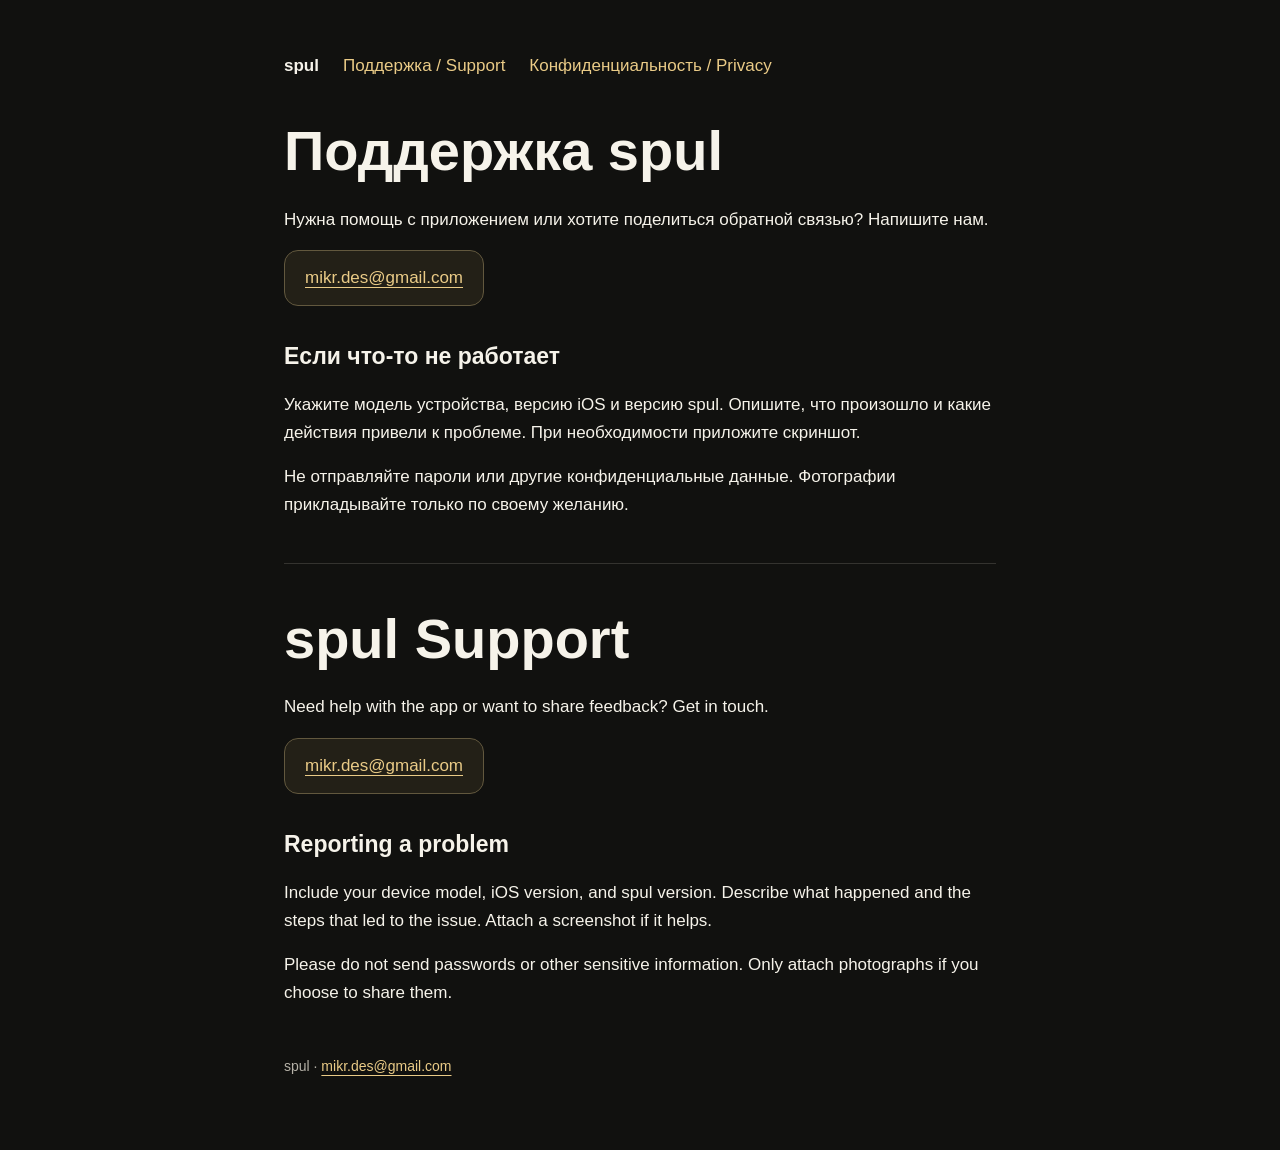
<file: index.html>
<!doctype html>
<html lang="ru"><head><meta charset="utf-8"><meta name="viewport" content="width=device-width,initial-scale=1"><title>Поддержка / Support — spul</title><meta name="description" content="Поддержка и политика конфиденциальности приложения spul. Support and privacy policy for spul."><link rel="stylesheet" href="style.css"></head><body><main><nav aria-label="Навигация"><a class="brand" href="index.html">spul</a><a href="support.html">Поддержка / Support</a><a href="privacy.html">Конфиденциальность / Privacy</a></nav><section lang="ru"><h1>Поддержка spul</h1><p>Нужна помощь с приложением или хотите поделиться обратной связью? Напишите нам.</p><p><a class="contact" href="mailto:mikr.des@gmail.com">mikr.des@gmail.com</a></p><h2>Если что-то не работает</h2><p>Укажите модель устройства, версию iOS и версию spul. Опишите, что произошло и какие действия привели к проблеме. При необходимости приложите скриншот.</p><p>Не отправляйте пароли или другие конфиденциальные данные. Фотографии прикладывайте только по своему желанию.</p></section><hr><section lang="en"><h1>spul Support</h1><p>Need help with the app or want to share feedback? Get in touch.</p><p><a class="contact" href="mailto:mikr.des@gmail.com">mikr.des@gmail.com</a></p><h2>Reporting a problem</h2><p>Include your device model, iOS version, and spul version. Describe what happened and the steps that led to the issue. Attach a screenshot if it helps.</p><p>Please do not send passwords or other sensitive information. Only attach photographs if you choose to share them.</p></section><footer>spul · <a href="mailto:mikr.des@gmail.com">mikr.des@gmail.com</a></footer></main></body></html>
</file>
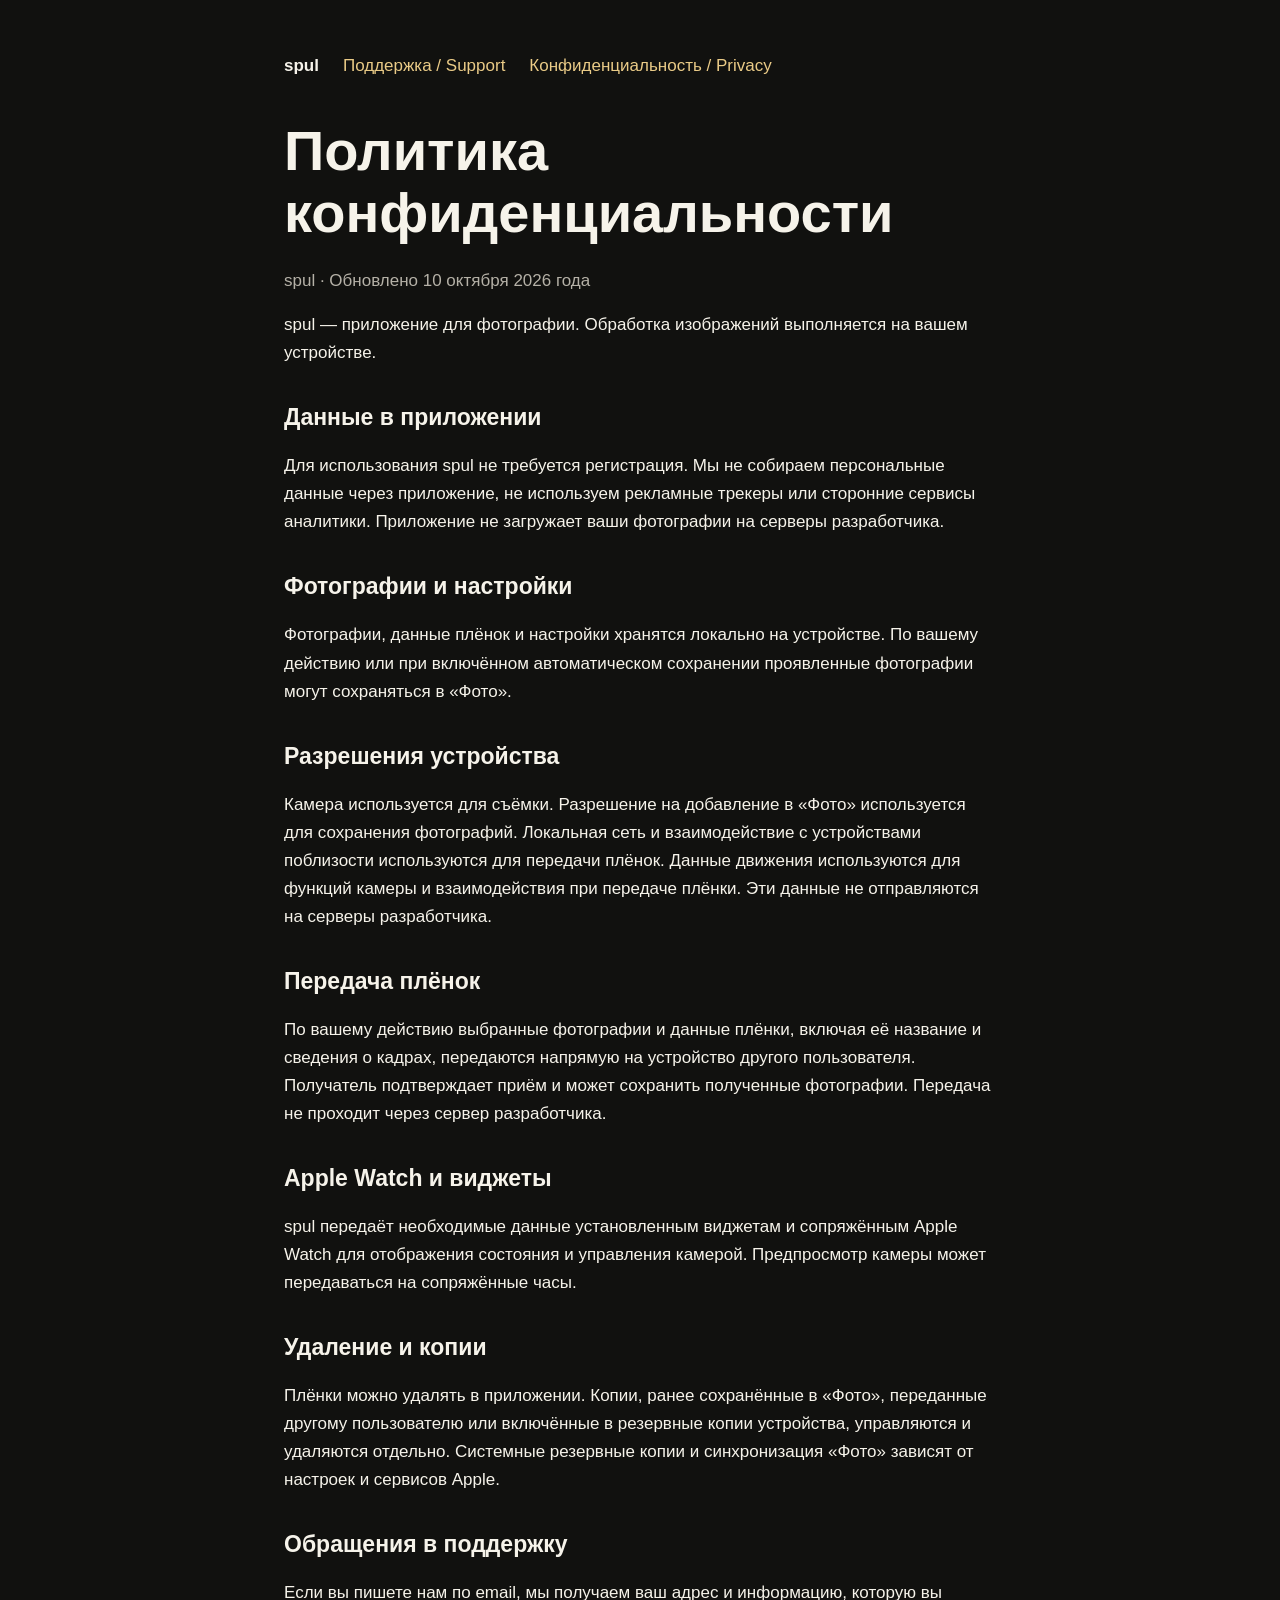
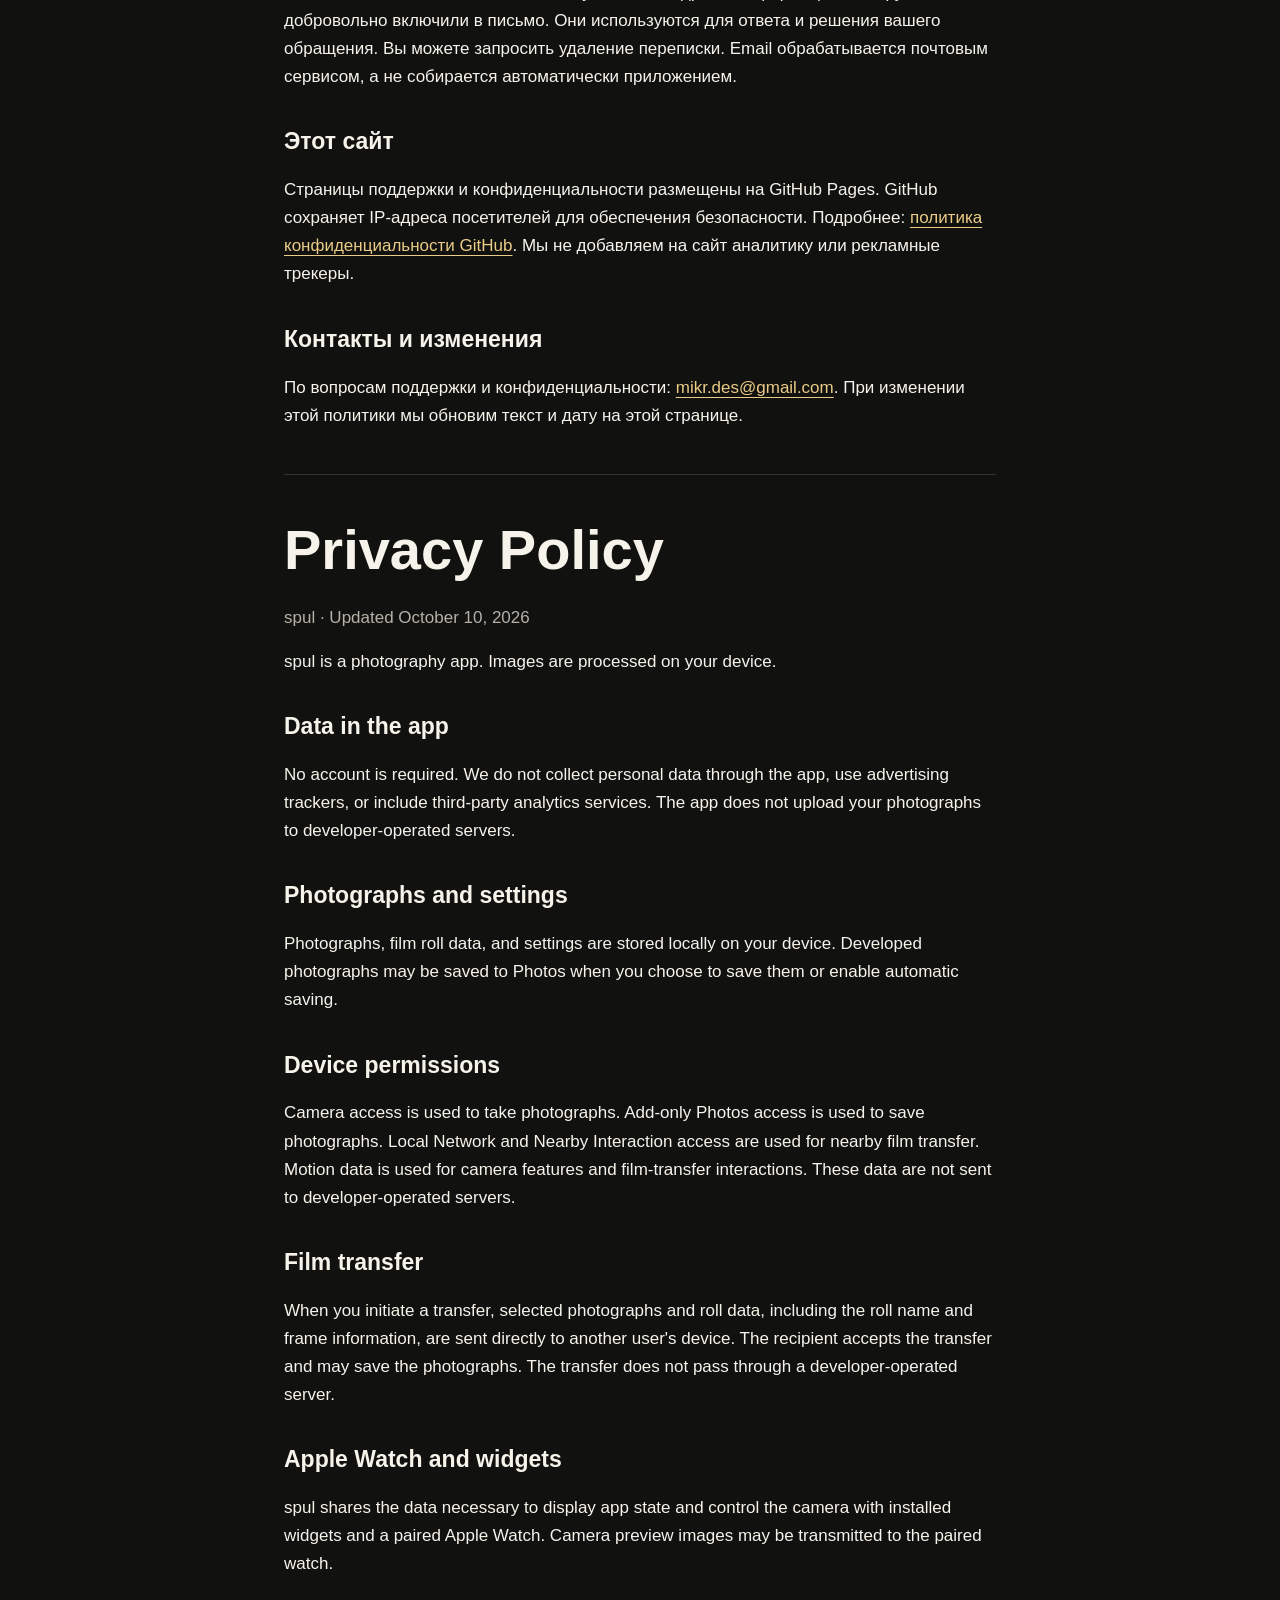
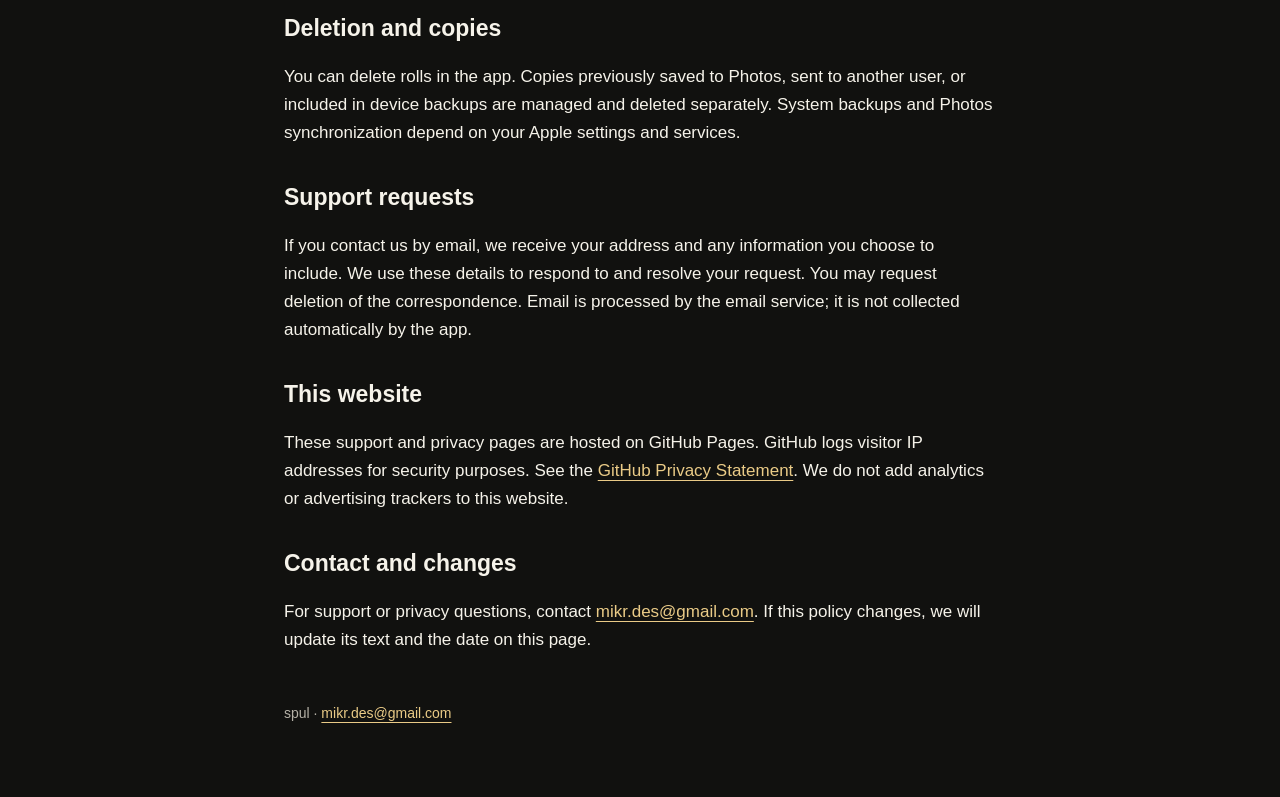
<file: privacy.html>
<!doctype html>
<html lang="ru"><head><meta charset="utf-8"><meta name="viewport" content="width=device-width,initial-scale=1"><title>Конфиденциальность / Privacy — spul</title><meta name="description" content="Поддержка и политика конфиденциальности приложения spul. Support and privacy policy for spul."><link rel="stylesheet" href="style.css"></head><body><main><nav aria-label="Навигация"><a class="brand" href="index.html">spul</a><a href="support.html">Поддержка / Support</a><a href="privacy.html">Конфиденциальность / Privacy</a></nav><section lang="ru"><h1>Политика конфиденциальности</h1><p class="muted">spul · Обновлено 10 октября 2026 года</p><p>spul — приложение для фотографии. Обработка изображений выполняется на вашем устройстве.</p><h2>Данные в приложении</h2><p>Для использования spul не требуется регистрация. Мы не собираем персональные данные через приложение, не используем рекламные трекеры или сторонние сервисы аналитики. Приложение не загружает ваши фотографии на серверы разработчика.</p><h2>Фотографии и настройки</h2><p>Фотографии, данные плёнок и настройки хранятся локально на устройстве. По вашему действию или при включённом автоматическом сохранении проявленные фотографии могут сохраняться в «Фото».</p><h2>Разрешения устройства</h2><p>Камера используется для съёмки. Разрешение на добавление в «Фото» используется для сохранения фотографий. Локальная сеть и взаимодействие с устройствами поблизости используются для передачи плёнок. Данные движения используются для функций камеры и взаимодействия при передаче плёнки. Эти данные не отправляются на серверы разработчика.</p><h2>Передача плёнок</h2><p>По вашему действию выбранные фотографии и данные плёнки, включая её название и сведения о кадрах, передаются напрямую на устройство другого пользователя. Получатель подтверждает приём и может сохранить полученные фотографии. Передача не проходит через сервер разработчика.</p><h2>Apple Watch и виджеты</h2><p>spul передаёт необходимые данные установленным виджетам и сопряжённым Apple Watch для отображения состояния и управления камерой. Предпросмотр камеры может передаваться на сопряжённые часы.</p><h2>Удаление и копии</h2><p>Плёнки можно удалять в приложении. Копии, ранее сохранённые в «Фото», переданные другому пользователю или включённые в резервные копии устройства, управляются и удаляются отдельно. Системные резервные копии и синхронизация «Фото» зависят от настроек и сервисов Apple.</p><h2>Обращения в поддержку</h2><p>Если вы пишете нам по email, мы получаем ваш адрес и информацию, которую вы добровольно включили в письмо. Они используются для ответа и решения вашего обращения. Вы можете запросить удаление переписки. Email обрабатывается почтовым сервисом, а не собирается автоматически приложением.</p><h2>Этот сайт</h2><p>Страницы поддержки и конфиденциальности размещены на GitHub Pages. GitHub сохраняет IP-адреса посетителей для обеспечения безопасности. Подробнее: <a href="https://docs.github.com/en/site-policy/privacy-policies/github-general-privacy-statement">политика конфиденциальности GitHub</a>. Мы не добавляем на сайт аналитику или рекламные трекеры.</p><h2>Контакты и изменения</h2><p>По вопросам поддержки и конфиденциальности: <a href="mailto:mikr.des@gmail.com">mikr.des@gmail.com</a>. При изменении этой политики мы обновим текст и дату на этой странице.</p></section><hr><section lang="en"><h1>Privacy Policy</h1><p class="muted">spul · Updated October 10, 2026</p><p>spul is a photography app. Images are processed on your device.</p><h2>Data in the app</h2><p>No account is required. We do not collect personal data through the app, use advertising trackers, or include third-party analytics services. The app does not upload your photographs to developer-operated servers.</p><h2>Photographs and settings</h2><p>Photographs, film roll data, and settings are stored locally on your device. Developed photographs may be saved to Photos when you choose to save them or enable automatic saving.</p><h2>Device permissions</h2><p>Camera access is used to take photographs. Add-only Photos access is used to save photographs. Local Network and Nearby Interaction access are used for nearby film transfer. Motion data is used for camera features and film-transfer interactions. These data are not sent to developer-operated servers.</p><h2>Film transfer</h2><p>When you initiate a transfer, selected photographs and roll data, including the roll name and frame information, are sent directly to another user's device. The recipient accepts the transfer and may save the photographs. The transfer does not pass through a developer-operated server.</p><h2>Apple Watch and widgets</h2><p>spul shares the data necessary to display app state and control the camera with installed widgets and a paired Apple Watch. Camera preview images may be transmitted to the paired watch.</p><h2>Deletion and copies</h2><p>You can delete rolls in the app. Copies previously saved to Photos, sent to another user, or included in device backups are managed and deleted separately. System backups and Photos synchronization depend on your Apple settings and services.</p><h2>Support requests</h2><p>If you contact us by email, we receive your address and any information you choose to include. We use these details to respond to and resolve your request. You may request deletion of the correspondence. Email is processed by the email service; it is not collected automatically by the app.</p><h2>This website</h2><p>These support and privacy pages are hosted on GitHub Pages. GitHub logs visitor IP addresses for security purposes. See the <a href="https://docs.github.com/en/site-policy/privacy-policies/github-general-privacy-statement">GitHub Privacy Statement</a>. We do not add analytics or advertising trackers to this website.</p><h2>Contact and changes</h2><p>For support or privacy questions, contact <a href="mailto:mikr.des@gmail.com">mikr.des@gmail.com</a>. If this policy changes, we will update its text and the date on this page.</p></section><footer>spul · <a href="mailto:mikr.des@gmail.com">mikr.des@gmail.com</a></footer></main></body></html>
</file>
<file: style.css>
*{box-sizing:border-box}html{color-scheme:dark}body{margin:0;background:#11110f;color:#f6f3ea;font:17px/1.65 -apple-system,BlinkMacSystemFont,"Segoe UI",sans-serif}main{max-width:760px;margin:auto;padding:52px 24px 72px}nav{display:flex;gap:24px;flex-wrap:wrap;padding:0 0 40px}a{color:#eacb87;text-underline-offset:4px}nav a{text-decoration:none}h1{font-size:clamp(36px,7vw,56px);line-height:1.1;margin:0 0 24px}h2{font-size:23px;line-height:1.3;margin-top:36px}p{margin:16px 0}.muted{color:#b5b1a7}hr{border:0;border-top:1px solid #34332f;margin:44px 0}.brand{font-weight:700;color:#f6f3ea}.contact{display:inline-block;padding:13px 20px;border:1px solid #62583e;border-radius:14px;background:#232017}footer{margin-top:48px;color:#b5b1a7;font-size:14px}
</file>
